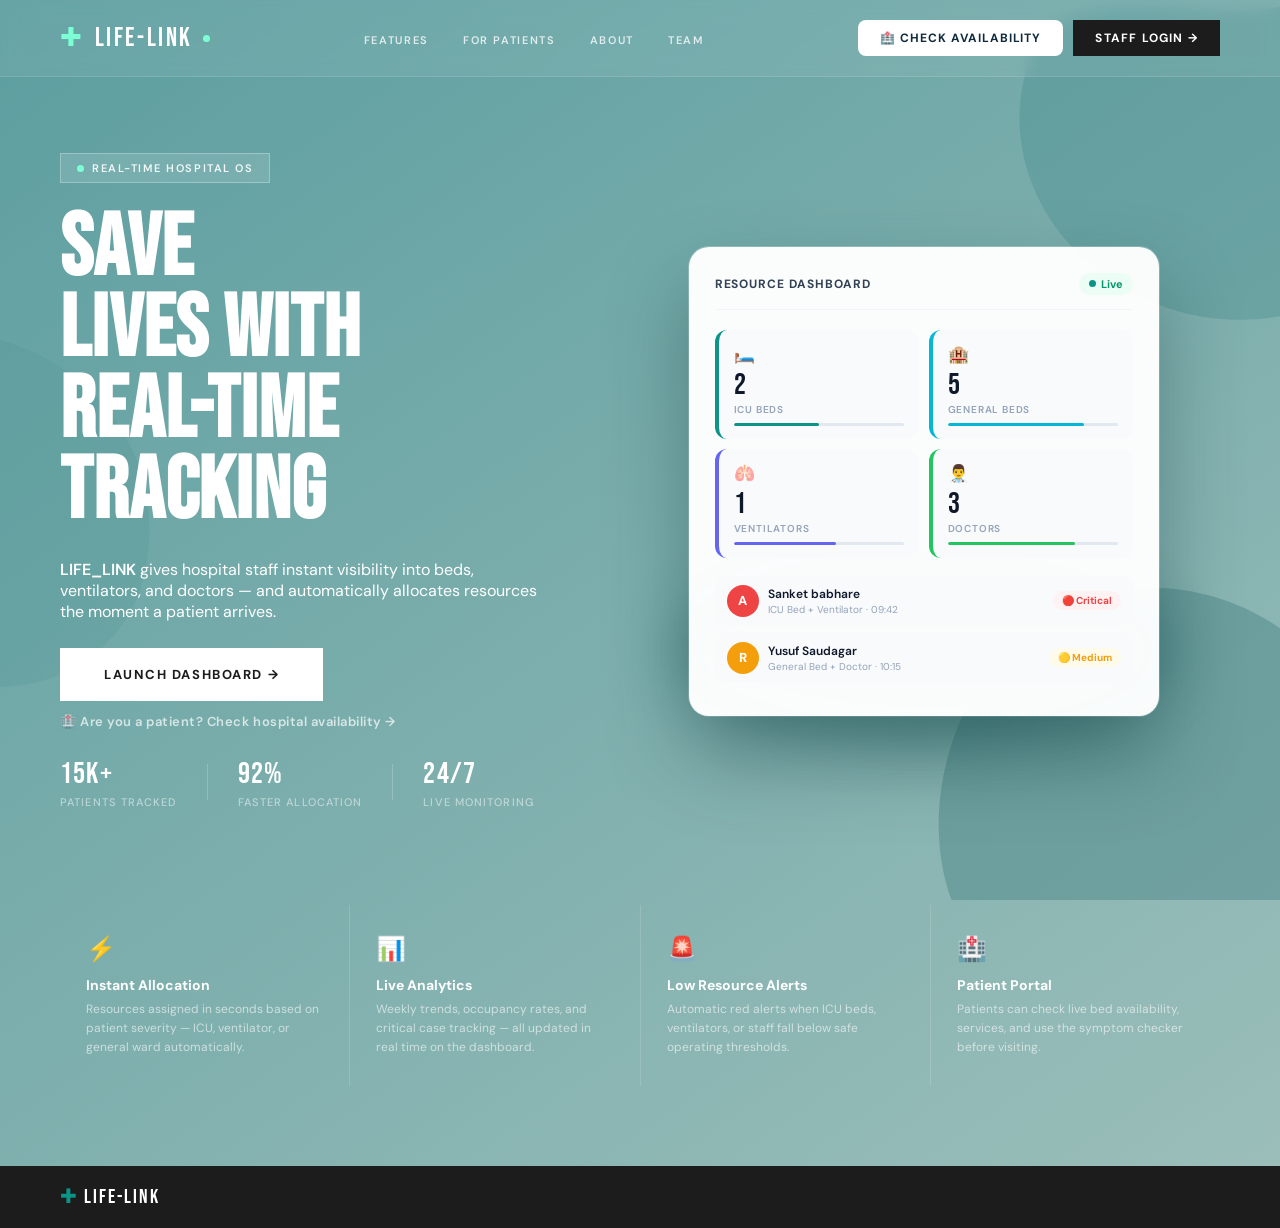
<file: index.html>
<!DOCTYPE html>
<html lang="en">
<head>
<meta charset="UTF-8"/>
<meta name="viewport" content="width=device-width, initial-scale=1.0"/>
<title>Life-link — Real-Time Hospital Resource Tracking</title>
<link rel="stylesheet" href="./style.css"/>
</head>
<body class="index-body" id="index-page">

<!-- BLOBS -->
<div class="blob-layer">
  <svg class="blob blob-1" viewBox="0 0 700 600" fill="none"><path d="M620 80C700 0,780 120,740 260C700 400,560 460,440 420C320 380,260 260,300 160C340 60,540 160,620 80Z" fill="#4d8f91"/></svg>
  <svg class="blob blob-2" viewBox="0 0 620 580" fill="none"><path d="M540 500C620 440,660 300,600 200C540 100,400 60,300 120C200 180,160 320,200 420C240 520,460 560,540 500Z" fill="#3a7a7c"/></svg>
  <svg class="blob blob-3" viewBox="0 0 500 500" fill="none"><path d="M80 200C0 120,40 0,160 20C280 40,360 140,340 260C320 380,180 420,100 360C20 300,160 280,80 200Z" fill="#4d8f91"/></svg>
</div>

<!-- SHARED MODAL -->
<div class="modal-overlay" id="sharedModal">
  <div class="modal-box">
    <div class="modal-icon" id="modalIcon">ℹ️</div>
    <div class="modal-title" id="modalTitle">Info</div>
    <div class="modal-msg" id="modalMsg"></div>
    <button class="modal-btn" onclick="closeModal()">Got it</button>
  </div>
</div>

<div class="page-wrap">

  <!-- NAV -->
  <nav class="nav-hero">
    <a class="nav-logo" href="./index.html"><span class="cross">✚</span> LIFE-LINK <span class="live-dot live-dot-white"></span></a>
    <ul class="nav-links">
      <li><a href="#features">Features</a></li>
      <li><a href="./patient.html">For Patients</a></li>
      <li><a href="#">About</a></li>
      <li><a href="#">Team</a></li>
    </ul>
    <div class="nav-actions">
      <button class="btn-nav-patient" onclick="window.location.href='./patient.html'">🏥 Check Availability</button>
      <button class="btn-nav-solid"   onclick="window.location.href='./login.html'">Staff Login →</button>
    </div>
  </nav>

  <!-- HERO -->
  <section class="hero">

    <!-- LEFT -->
    <div class="hero-left">
      <div class="hero-badge"><span class="live-dot live-dot-white"></span> Real-Time Hospital OS</div>

      <h1 class="hero-headline">
        <span class="word">SAVE</span>
        <span class="word">LIVES <span class="dim">WITH</span></span>
        <span class="word">REAL-TIME</span>
        <span class="word">TRACKING</span>
      </h1>

      <p class="hero-sub">
        <strong>LIFE_LINK</strong> gives hospital staff instant visibility into beds, ventilators, and doctors — and automatically allocates resources the moment a patient arrives.
      </p>

      <div class="hero-cta-group">
        <button class="btn-cta" onclick="window.location.href='./login.html'">Launch Dashboard →</button>
        <a class="hero-patient-link" href="./patient.html">🏥 Are you a patient? Check hospital availability →</a>
      </div>

      <div class="hero-stats">
        <div class="stat-item"><span class="stat-num">15K+</span><span class="stat-label">Patients Tracked</span></div>
        <div class="stat-div"></div>
        <div class="stat-item"><span class="stat-num">92%</span><span class="stat-label">Faster Allocation</span></div>
        <div class="stat-div"></div>
        <div class="stat-item"><span class="stat-num">24/7</span><span class="stat-label">Live Monitoring</span></div>
      </div>
    </div>

    <!-- RIGHT MOCKUP -->
    <div class="hero-right">
      <div class="pedestal">
        <div class="pedestal-glow"></div>
        <div class="dash-card">
          <div class="dc-header">
            <span class="dc-title">Resource Dashboard</span>
            <span class="dc-live"><span class="live-dot live-dot-green"></span> Live</span>
          </div>
          <div class="res-grid-mock">
            <div class="rc t"><div class="rc-icon">🛏️</div><div class="rc-num" id="n-icu">5</div><div class="rc-label">ICU Beds</div><div class="rc-bar"><div class="rc-fill" style="width:50%;background:#0D9488"></div></div></div>
            <div class="rc c"><div class="rc-icon">🏨</div><div class="rc-num" id="n-gen">10</div><div class="rc-label">General Beds</div><div class="rc-bar"><div class="rc-fill" style="width:80%;background:#06B6D4"></div></div></div>
            <div class="rc i"><div class="rc-icon">🫁</div><div class="rc-num" id="n-vent">3</div><div class="rc-label">Ventilators</div><div class="rc-bar"><div class="rc-fill" style="width:60%;background:#6366F1"></div></div></div>
            <div class="rc g"><div class="rc-icon">👨‍⚕️</div><div class="rc-num" id="n-doc">6</div><div class="rc-label">Doctors</div><div class="rc-bar"><div class="rc-fill" style="width:75%;background:#22C55E"></div></div></div>
          </div>
          <div class="pt-row">
            <div class="pt-info">
              <div class="pt-av" style="background:#EF4444">A</div>
              <div><div class="pt-name">Sanket babhare</div><div class="pt-sub">ICU Bed + Ventilator · 09:42</div></div>
            </div>
            <span class="sev-badge cr">🔴 Critical</span>
          </div>
          <div class="pt-row">
            <div class="pt-info">
              <div class="pt-av" style="background:#F59E0B">R</div>
              <div><div class="pt-name"> Yusuf Saudagar</div><div class="pt-sub">General Bed + Doctor · 10:15</div></div>
            </div>
            <span class="sev-badge me">🟡 Medium</span>
          </div>
        </div>
      </div>
    </div>
  </section>

  <!-- FEATURES STRIP -->
  <div class="features" id="features">
    <div class="feat"><div class="feat-icon">⚡</div><div class="feat-title">Instant Allocation</div><div class="feat-desc">Resources assigned in seconds based on patient severity — ICU, ventilator, or general ward automatically.</div></div>
    <div class="feat"><div class="feat-icon">📊</div><div class="feat-title">Live Analytics</div><div class="feat-desc">Weekly trends, occupancy rates, and critical case tracking — all updated in real time on the dashboard.</div></div>
    <div class="feat"><div class="feat-icon">🚨</div><div class="feat-title">Low Resource Alerts</div><div class="feat-desc">Automatic red alerts when ICU beds, ventilators, or staff fall below safe operating thresholds.</div></div>
    <div class="feat"><div class="feat-icon">🏥</div><div class="feat-title">Patient Portal</div><div class="feat-desc">Patients can check live bed availability, services, and use the symptom checker before visiting.</div></div>
  </div>

  <!-- FOOTER -->
  <footer>
    <div class="foot-logo"><span class="cross">✚</span> LIFE-LINK</div>
    <div class="foot-copy"></div>
  </footer>

</div>

<script src="./app.js"></script>
</body>
</html>
</file>
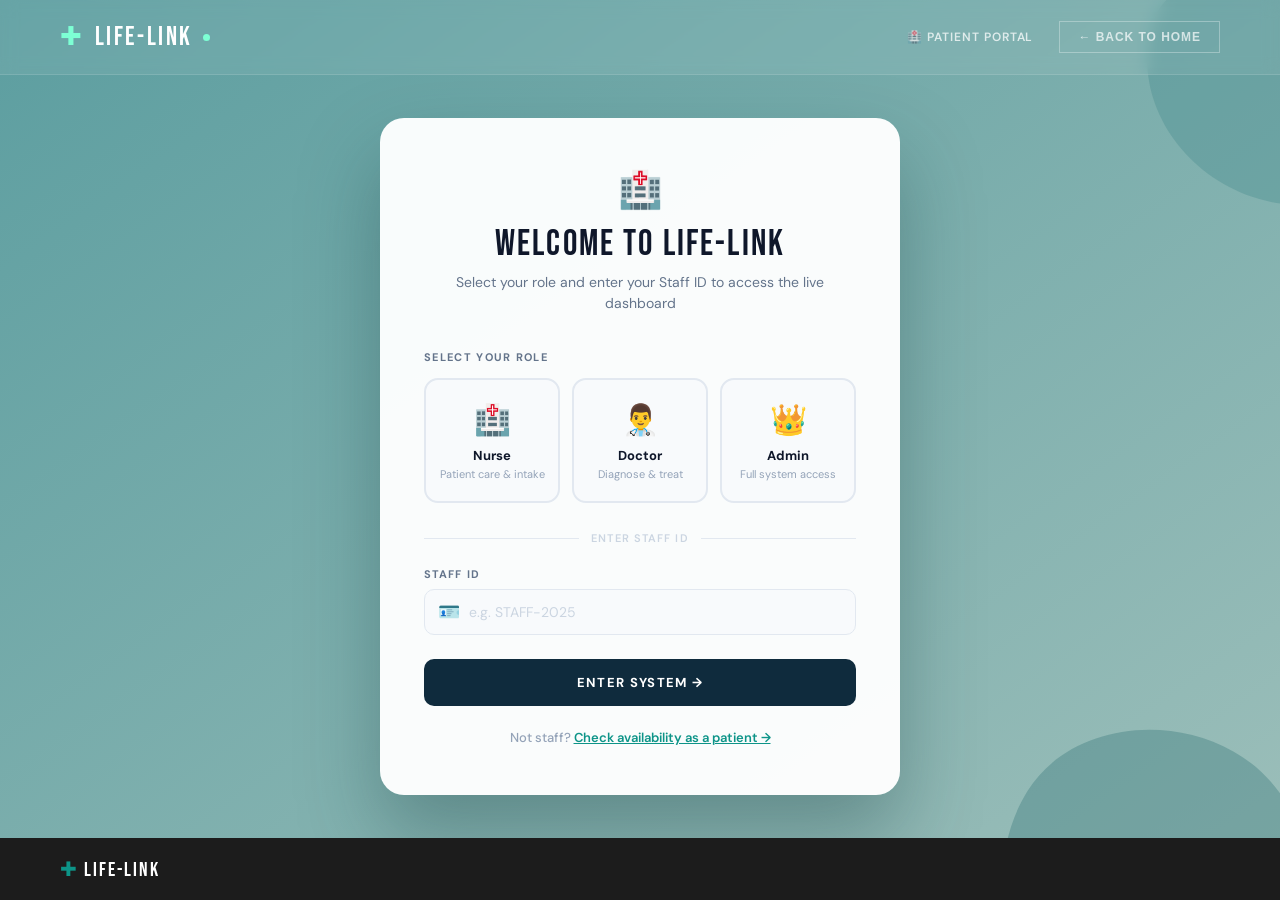
<file: login.html>
<!DOCTYPE html>
<html lang="en">
<head>
<meta charset="UTF-8"/>
<meta name="viewport" content="width=device-width, initial-scale=1.0"/>
<title>LIFE-LINK — Sign In</title>
<link rel="stylesheet" href="./style.css"/>
</head>
<body class="login-body" id="login-page">

<!-- BLOBS -->
<div class="blob-layer">
  <svg class="blob blob-1" viewBox="0 0 520 500" fill="none" style="width:420px"><path d="M460 60C540 0,600 100,570 220C540 340,420 400,320 370C220 340,160 240,190 150C220 60,380 120,460 60Z" fill="#4d8f91"/></svg>
  <svg class="blob blob-2" viewBox="0 0 480 460" fill="none" style="width:380px"><path d="M80 380C20 320,10 200,60 120C110 40,230 20,320 70C410 120,440 240,400 330C360 420,240 460,160 430C100 408,140 440,80 380Z" fill="#3a7a7c"/></svg>
</div>

<!-- SHARED MODAL -->
<div class="modal-overlay" id="sharedModal">
  <div class="modal-box">
    <div class="modal-icon" id="modalIcon">ℹ️</div>
    <div class="modal-title" id="modalTitle">Info</div>
    <div class="modal-msg" id="modalMsg"></div>
    <button class="modal-btn" onclick="closeModal()">Got it</button>
  </div>
</div>

<!-- NAV -->
<nav class="nav-hero">
  <a class="nav-logo" href="./index.html"><span class="cross">✚</span> LIFE-LINK <span class="live-dot live-dot-white"></span></a>
  <div class="nav-actions">
    <a href="./patient.html" style="font-size:12px;font-weight:600;color:rgba(255,255,255,0.75);text-decoration:none;letter-spacing:0.08em;text-transform:uppercase;padding:9px 16px;transition:color 0.2s" onmouseover="this.style.color='#fff'" onmouseout="this.style.color='rgba(255,255,255,0.75)'">🏥 Patient Portal</a>
    <button class="back-btn" onclick="window.location.href='./index.html'">← Back to Home</button>
  </div>
</nav>

<!-- MAIN -->
<div class="login-main">
  <div class="login-box">

    <div class="lb-header">
      <div class="lb-icon">🏥</div>
      <div class="lb-title">Welcome to LIFE-LINK</div>
      <div class="lb-sub">Select your role and enter your Staff ID to access the live dashboard</div>
    </div>

    <div class="role-label">Select Your Role</div>
    <div class="role-grid">
      <div class="role-card" onclick="selectRole('Nurse', this)">
        <span class="role-emoji">🏥</span>
        <div class="role-name">Nurse</div>
        <div class="role-desc">Patient care & intake</div>
      </div>
      <div class="role-card" onclick="selectRole('Doctor', this)">
        <span class="role-emoji">👨‍⚕️</span>
        <div class="role-name">Doctor</div>
        <div class="role-desc">Diagnose & treat</div>
      </div>
      <div class="role-card" onclick="selectRole('Admin', this)">
        <span class="role-emoji">👑</span>
        <div class="role-name">Admin</div>
        <div class="role-desc">Full system access</div>
      </div>
    </div>

    <div class="divider">
      <div class="divider-line"></div>
      <div class="divider-txt">Enter Staff ID</div>
      <div class="divider-line"></div>
    </div>

    <label class="form-label-dark">Staff ID</label>
    <div class="input-wrap">
      <span class="input-icon">🪪</span>
      <input class="form-input-lg" type="text" id="staffId" placeholder="e.g. STAFF-2025" maxlength="20"/>
    </div>

    <div class="error-msg" id="errorMsg">⚠️ Please select a role and enter your Staff ID to continue.</div>

    <button class="btn-enter" onclick="handleLogin()">Enter System →</button>

    <div style="text-align:center;margin-top:20px">
      <a href="./patient.html" style="font-size:13px;color:#94A3B8;text-decoration:none;font-weight:500">Not staff? <span style="color:#0D9488;font-weight:600;text-decoration:underline">Check availability as a patient →</span></a>
    </div>

  </div>
</div>

<!-- FOOTER -->
<footer>
  <div class="foot-logo"><span class="cross">✚</span> LIFE-LINK</div>
  <div class="foot-copy"></div>
</footer>

<script src="./app.js"></script>
</body>
</html>
</file>
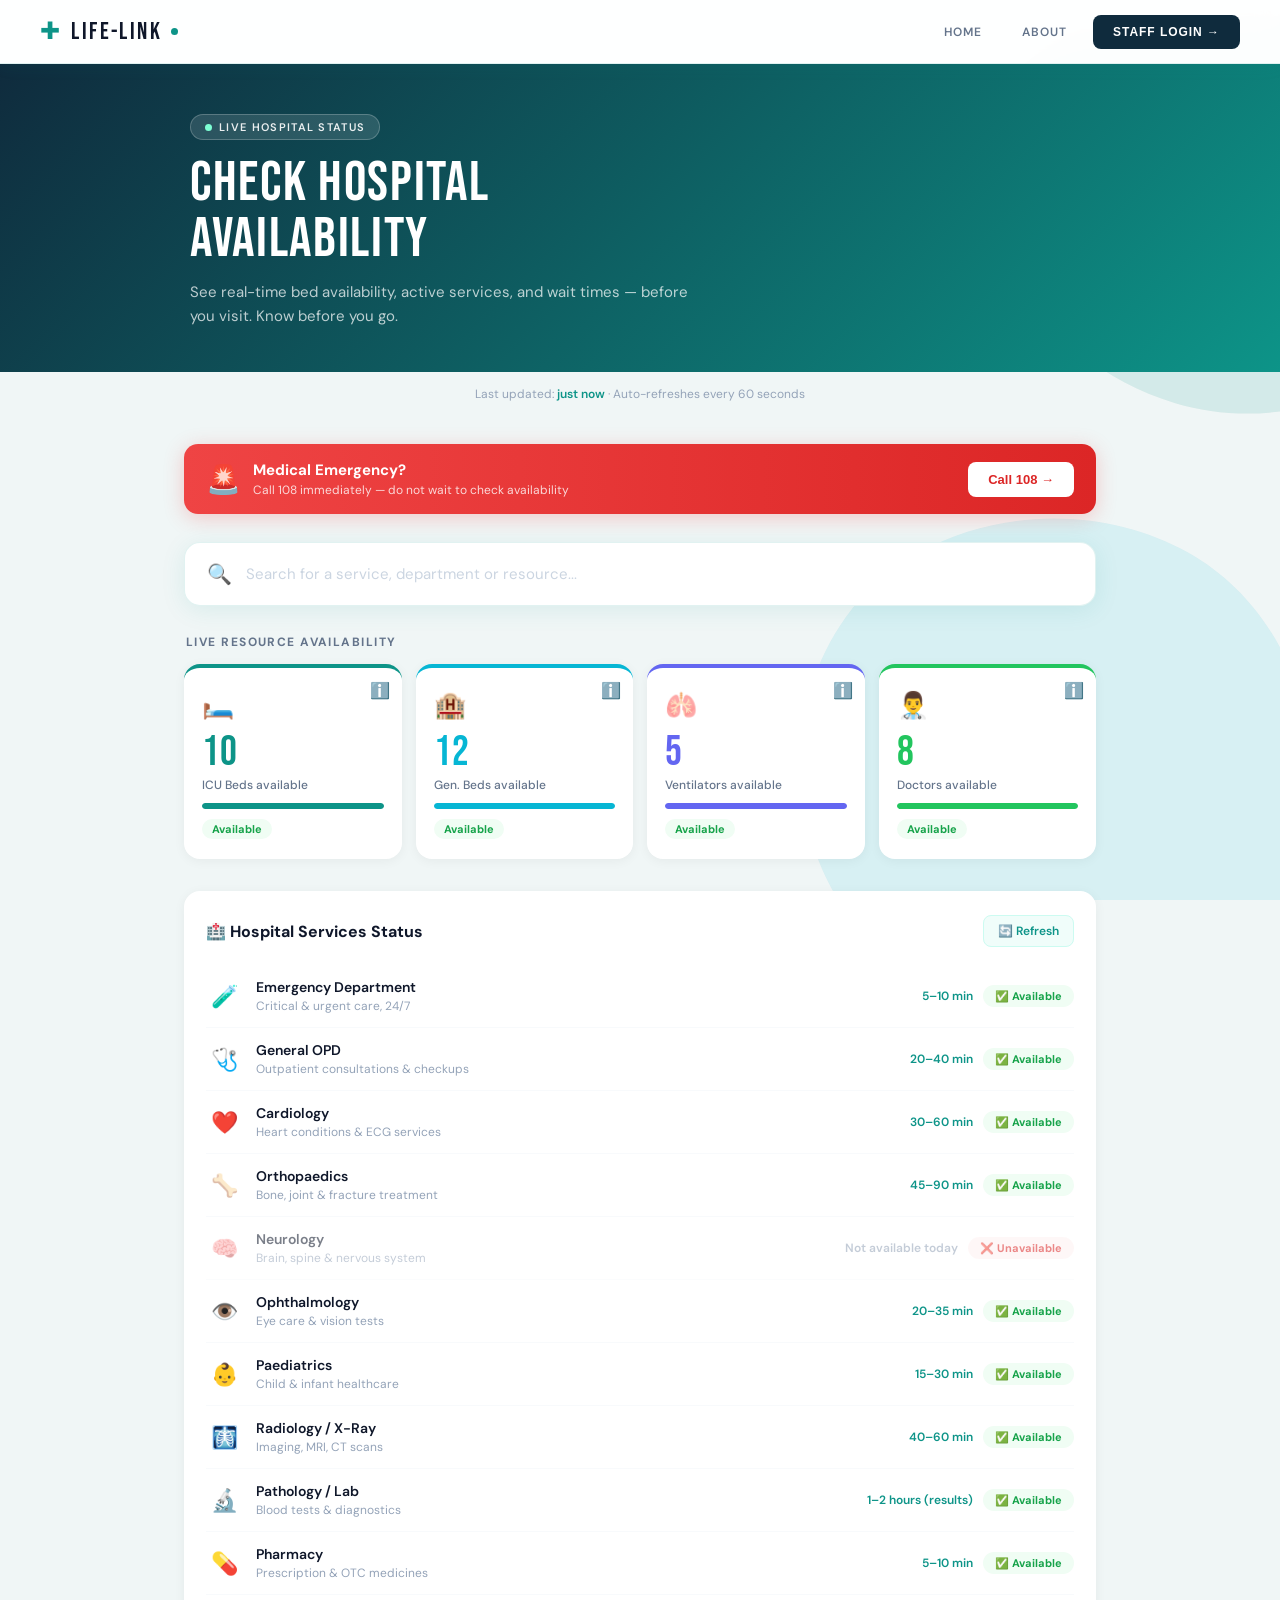
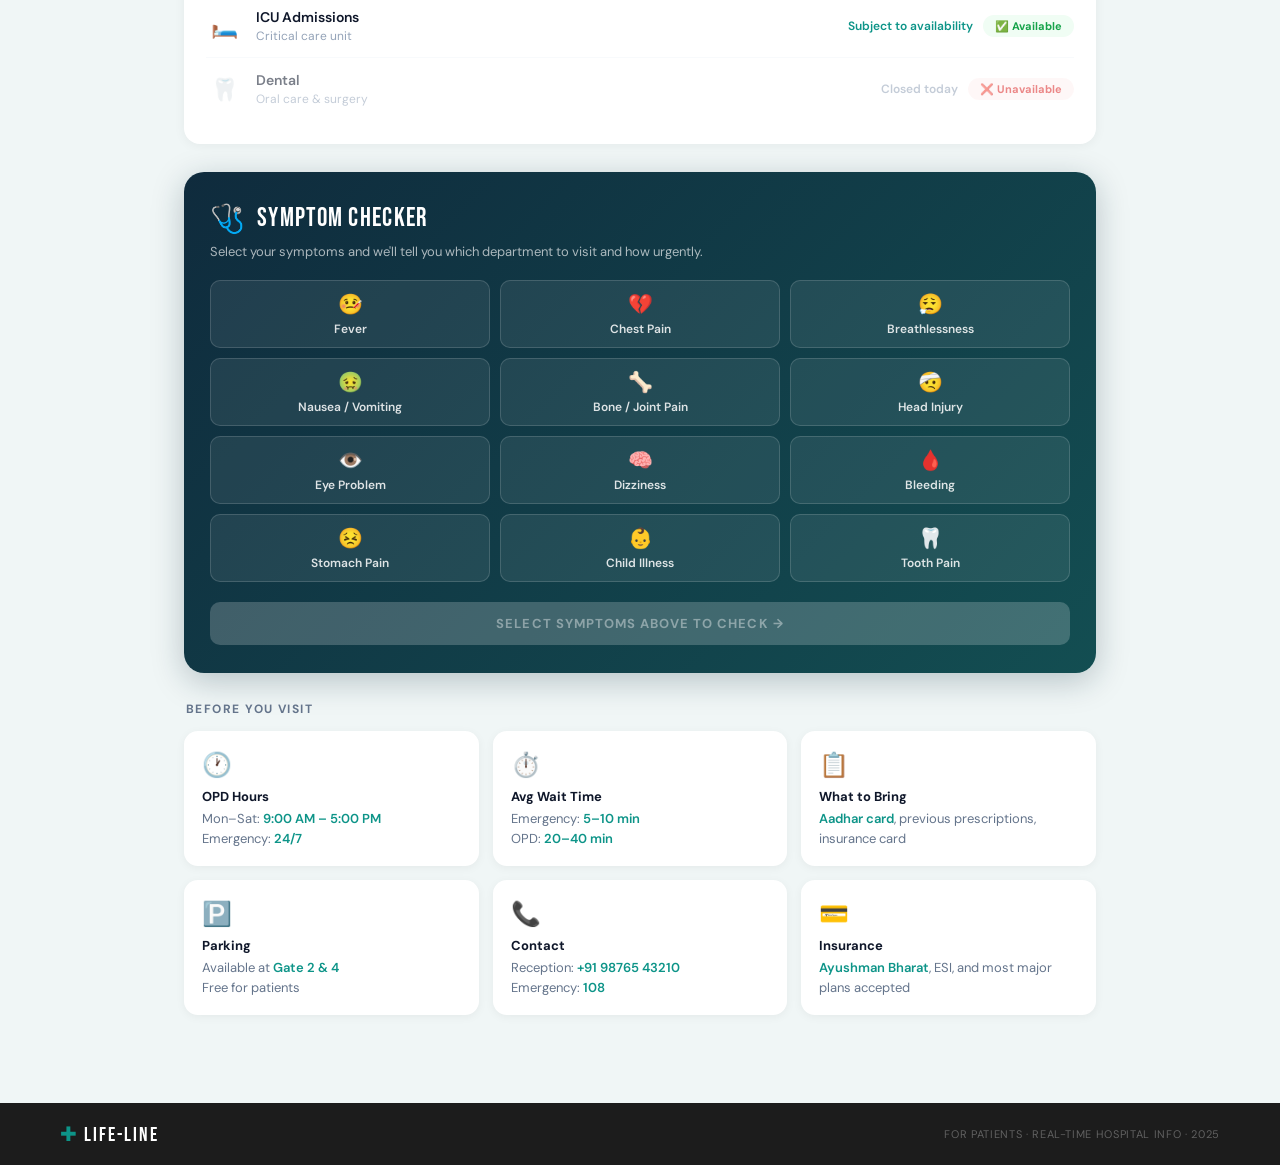
<file: patient.html>
<!DOCTYPE html>
<html lang="en">
<head>
<meta charset="UTF-8"/>
<meta name="viewport" content="width=device-width, initial-scale=1.0"/>
<title>LIFE-LINK — Check Hospital Availability</title>
<link rel="stylesheet" href="./style.css"/>
<style>
  /* Extra grid breakpoint for patient resource cards */
  @media (min-width: 640px) { .res-avail-grid { grid-template-columns: repeat(4,1fr); } }
  @media (min-width: 500px) { .symptom-grid   { grid-template-columns: repeat(3,1fr); } }
  @media (min-width: 640px) { .visit-grid     { grid-template-columns: repeat(3,1fr); } }
</style>
</head>
<body class="patient-body" id="patient-page">

<!-- BLOBS (subtle, light) -->
<div class="blob-layer">
  <svg class="blob blob-1" viewBox="0 0 500 500" fill="none" style="opacity:0.12"><path d="M460 60C540 0,600 100,570 220C540 340,420 400,320 370C220 340,160 240,190 150C220 60,380 120,460 60Z" fill="#0D9488"/></svg>
  <svg class="blob blob-2" viewBox="0 0 420 420" fill="none" style="opacity:0.1"><path d="M80 340C20 280,10 180,60 110C110 40,220 20,300 65C380 110,410 220,370 310C330 400,200 430,130 400C80 378,140 400,80 340Z" fill="#06B6D4"/></svg>
</div>

<!-- SHARED MODAL -->
<div class="modal-overlay" id="sharedModal">
  <div class="modal-box">
    <div class="modal-icon" id="modalIcon">ℹ️</div>
    <div class="modal-title" id="modalTitle">Info</div>
    <div class="modal-msg" id="modalMsg"></div>
    <button class="modal-btn" onclick="closeModal()">Got it</button>
  </div>
</div>

<!-- NAV -->
<nav class="nav-patient">
  <a class="nav-patient-logo" href="./index.html"><span class="cross">✚</span> LIFE-LINK <span class="live-dot live-dot-green"></span></a>
  <div class="nav-patient-right">
    <a class="nav-link-dark" href="./index.html">Home</a>
    <a class="nav-link-dark" href="#">About</a>
    <button class="btn-staff" onclick="window.location.href='./login.html'">Staff Login →</button>
  </div>
</nav>

<!-- HERO STRIP -->
<div class="hero-strip">
  <div class="hs-inner">
    <div class="hs-badge"><span class="live-dot live-dot-white"></span> Live Hospital Status</div>
    <div class="hs-title">CHECK HOSPITAL<br>AVAILABILITY</div>
    <div class="hs-sub">See real-time bed availability, active services, and wait times — before you visit. Know before you go.</div>
  </div>
</div>
<div class="last-updated">Last updated: <span id="lastUpdated">just now</span> · Auto-refreshes every 60 seconds</div>

<!-- MAIN -->
<div class="patient-main">

  <!-- EMERGENCY BANNER -->
  <div class="emergency-banner">
    <div class="eb-left">
      <div class="eb-icon">🚨</div>
      <div>
        <div class="eb-title">Medical Emergency?</div>
        <div class="eb-sub">Call 108 immediately — do not wait to check availability</div>
      </div>
    </div>
    <button class="eb-btn" onclick="showModal('🚨','Emergency: Call 108','If you or someone else is experiencing a life-threatening emergency — chest pain, difficulty breathing, stroke symptoms, or severe injury — call 108 immediately. Do not drive yourself.')">Call 108 →</button>
  </div>

  <!-- SEARCH -->
  <div class="search-bar">
    <span class="search-icon">🔍</span>
    <input class="search-input" id="serviceSearch" type="text" placeholder="Search for a service, department or resource..." oninput="filterServices()"/>
    <span class="search-tag" id="searchTag" style="display:none">Showing results</span>
  </div>

  <!-- RESOURCE AVAILABILITY -->
  <div class="section-title">Live Resource Availability</div>
  <div class="res-avail-grid" id="resAvailGrid">
    <!-- rendered by JS -->
  </div>

  <!-- SERVICES TABLE -->
  <div class="services-card">
    <div class="services-header">
      <div class="services-title">🏥 Hospital Services Status</div>
      <button class="refresh-btn" id="refreshBtn" onclick="simulateRefresh()">
        <span class="spin-icon">🔄</span>
        <span class="label-txt">🔄 Refresh</span>
      </button>
    </div>
    <div id="servicesTable"><!-- rendered by JS --></div>
  </div>

  <!-- SYMPTOM CHECKER -->
  <div class="symptom-card">
    <div class="sc-header">
      <span style="font-size:28px">🩺</span>
      <div class="sc-title">Symptom Checker</div>
    </div>
    <div class="sc-sub">Select your symptoms and we'll tell you which department to visit and how urgently.</div>
    <div class="symptom-grid" id="symptomGrid"><!-- rendered by JS --></div>
    <button class="btn-check" id="checkBtn" onclick="checkSymptoms()" disabled>Select symptoms above to check →</button>
    <div id="recommendation" class="recommendation" style="display:none"></div>
  </div>

  <!-- BEFORE YOU VISIT -->
  <div class="section-title">Before You Visit</div>
  <div class="visit-grid">
    <div class="visit-card"><div class="vc-icon">🕐</div><div class="vc-title">OPD Hours</div><div class="vc-val">Mon–Sat: <span class="highlight">9:00 AM – 5:00 PM</span><br>Emergency: <span class="highlight">24/7</span></div></div>
    <div class="visit-card"><div class="vc-icon">⏱️</div><div class="vc-title">Avg Wait Time</div><div class="vc-val">Emergency: <span class="highlight">5–10 min</span><br>OPD: <span class="highlight">20–40 min</span></div></div>
    <div class="visit-card"><div class="vc-icon">📋</div><div class="vc-title">What to Bring</div><div class="vc-val"><span class="highlight">Aadhar card</span>, previous prescriptions, insurance card</div></div>
    <div class="visit-card"><div class="vc-icon">🅿️</div><div class="vc-title">Parking</div><div class="vc-val">Available at <span class="highlight">Gate 2 & 4</span><br>Free for patients</div></div>
    <div class="visit-card"><div class="vc-icon">📞</div><div class="vc-title">Contact</div><div class="vc-val">Reception: <span class="highlight">+91 98765 43210</span><br>Emergency: <span class="highlight">108</span></div></div>
    <div class="visit-card"><div class="vc-icon">💳</div><div class="vc-title">Insurance</div><div class="vc-val"><span class="highlight">Ayushman Bharat</span>, ESI, and most major plans accepted</div></div>
  </div>

</div>

<!-- FOOTER -->
<footer>
  <div class="foot-logo"><span class="cross">✚</span> LIFE-LINE</div>
  <div class="foot-copy">FOR PATIENTS · REAL-TIME HOSPITAL INFO · 2025</div>
</footer>

<script src="./app.js"></script>
</body>
</html>
</file>
<file: style.css>
@import url('https://fonts.googleapis.com/css2?family=Bebas+Neue&family=DM+Sans:wght@300;400;500;600;700&display=swap');

/* ── RESET & VARIABLES ─────────────────────────────────────── */
*, *::before, *::after { margin: 0; padding: 0; box-sizing: border-box; }

 :root {
  --teal:     #0D9488;
  --teal-dk:  #0a7a71;
  --cyan:     #06B6D4;
  --indigo:   #6366F1;
  --green:    #22C55E;
  --red:      #EF4444;
  --amber:    #F59E0B;
  --navy:     #0F2B3D;
  --charcoal: #1c1c1c;
  --bg:       #F0F4F8;
  --bg-teal:  #F0F6F6;
  --white:    #ffffff;
  --dark:     #0F172A;
  --muted:    #64748B;
  --border:   #E2E8F0;
  --light:    #F8FAFC;
  --grad-bg:  linear-gradient(145deg, #5c9ea0 0%, #9dbfba 100%);
  --font-display: 'Bebas Neue', sans-serif;
  --font-ui:      'DM Sans', sans-serif;
}

html  { scroll-behavior: smooth; }
body  { font-family: var(--font-ui); color: var(--dark); }

/* ── KEYFRAMES ─────────────────────────────────────────────── */
@keyframes blink     { 0%,100%{opacity:1} 50%{opacity:0.15} }
@keyframes fadeUp    { from{opacity:0;transform:translateY(24px)} to{opacity:1;transform:translateY(0)} }
@keyframes slideIn   { from{opacity:0;transform:translateY(-14px)} to{opacity:1;transform:translateY(0)} }
@keyframes slideRight{ from{opacity:0;transform:translateX(60px)} to{opacity:1;transform:translateX(0)} }
@keyframes pulse     { 0%,100%{transform:scale(1)} 50%{transform:scale(1.05)} }
@keyframes spin      { to{transform:rotate(360deg)} }
@keyframes pulseRed  { 0%,100%{box-shadow:0 0 0 0 rgba(239,68,68,0.4)} 50%{box-shadow:0 0 0 10px rgba(239,68,68,0)} }
@keyframes morphB1   { 0%{transform:scale(1) translate(0,0) rotate(0deg)} 50%{transform:scale(1.08) translate(-28px,18px) rotate(6deg)} 100%{transform:scale(0.95) translate(18px,-14px) rotate(-4deg)} }
@keyframes morphB2   { 0%{transform:scale(1) translate(0,0) rotate(0deg)} 50%{transform:scale(1.1) translate(22px,-28px) rotate(-5deg)} 100%{transform:scale(0.93) translate(-18px,18px) rotate(8deg)} }
@keyframes morphB3   { 0%{transform:scale(1) translate(0,0)} 100%{transform:scale(1.12) translate(36px,-18px)} }

/* ── BLOB LAYER ─────────────────────────────────────────────── */
.blob-layer { position: fixed; inset: 0; pointer-events: none; z-index: 0; overflow: hidden; }
.blob { position: absolute; }
.blob-1 { top: -100px; right: -140px; width: 680px; opacity: 0.4; animation: morphB1 9s ease-in-out infinite alternate; }
.blob-2 { bottom: -160px; right: -80px; width: 600px; opacity: 0.38; animation: morphB2 11s ease-in-out infinite alternate; }
.blob-3 { top: 35%; left: -180px; width: 480px; opacity: 0.2; animation: morphB3 13s ease-in-out infinite alternate; }

/* ── LIVE DOT ───────────────────────────────────────────────── */
.live-dot { display: inline-block; width: 7px; height: 7px; border-radius: 50%; animation: blink 1.4s infinite; }
.live-dot-teal  { background: #2DD4BF; }
.live-dot-white { background: #7dffd4; }
.live-dot-green { background: #0D9488; }

/* ══════════════════════════════════════════════════════════════
   SHARED NAV (Landing + Login + Patient)
══════════════════════════════════════════════════════════════ */
.nav-hero {
  display: flex; align-items: center; justify-content: space-between;
  padding: 20px 60px;
  background: rgba(255,255,255,0.07);
  backdrop-filter: blur(8px);
  border-bottom: 1px solid rgba(255,255,255,0.12);
  position: sticky; top: 0; z-index: 100;
}
.nav-logo {
  font-family: var(--font-display); font-size: 26px; letter-spacing: 0.1em;
  color: #fff; display: flex; align-items: center; gap: 10px;
  cursor: pointer; text-decoration: none;
}
.nav-logo .cross { color: #7dffd4; }
.nav-links { display: flex; gap: 34px; list-style: none; }
.nav-links a {
  font-size: 11px; font-weight: 600; letter-spacing: 0.15em; text-transform: uppercase;
  color: rgba(255,255,255,0.78); text-decoration: none;
  position: relative; padding-bottom: 3px; transition: color 0.2s;
}
.nav-links a::after { content:''; position:absolute; bottom:0; left:0; width:0; height:1px; background:#fff; transition:width 0.25s ease; }
.nav-links a:hover { color: #fff; }
.nav-links a:hover::after { width: 100%; }
.nav-actions { display: flex; gap: 10px; align-items: center; }

/* ── BUTTON STYLES ─────────────────────────────────────────── */
.btn-ghost {
  font-family: var(--font-ui); font-size: 12px; font-weight: 600;
  letter-spacing: 0.08em; text-transform: uppercase;
  color: rgba(255,255,255,0.85); background: transparent;
  border: 1.5px solid rgba(255,255,255,0.38);
  padding: 9px 20px; cursor: pointer; border-radius: 0; transition: all 0.2s;
}
.btn-ghost:hover { background: rgba(255,255,255,0.12); border-color: #fff; color: #fff; }

.btn-nav-solid {
  font-family: var(--font-ui); font-size: 12px; font-weight: 700;
  letter-spacing: 0.1em; text-transform: uppercase;
  color: #fff; background: var(--charcoal);
  border: none; padding: 10px 22px; cursor: pointer; border-radius: 0; transition: all 0.2s;
}
.btn-nav-solid:hover { background: #2a2a2a; transform: translateY(-1px); }

.btn-nav-patient {
  font-family: var(--font-ui); font-size: 12px; font-weight: 700;
  letter-spacing: 0.08em; text-transform: uppercase;
  color: var(--navy); background: #fff;
  border: none; padding: 10px 22px; cursor: pointer; border-radius: 8px; transition: all 0.2s;
}
.btn-nav-patient:hover { background: #e0faf7; transform: translateY(-1px); }

.btn-cta {
  font-family: var(--font-ui); font-size: 13px; font-weight: 700;
  letter-spacing: 0.12em; text-transform: uppercase;
  color: var(--charcoal); background: var(--white); border: none;
  padding: 18px 44px; border-radius: 0; cursor: pointer;
  width: fit-content; transition: background 0.22s, color 0.22s, transform 0.15s;
}
.btn-cta:hover { background: var(--charcoal); color: var(--white); transform: translateY(-2px); }

.btn-cta-outline {
  font-family: var(--font-ui); font-size: 13px; font-weight: 600;
  letter-spacing: 0.08em; text-transform: uppercase;
  color: rgba(255,255,255,0.85); background: transparent;
  border: 1.5px solid rgba(255,255,255,0.45);
  padding: 13px 32px; border-radius: 0; cursor: pointer;
  width: fit-content; transition: all 0.22s; margin-top: 4px;
}
.btn-cta-outline:hover { background: rgba(255,255,255,0.12); border-color: #fff; color: #fff; }

/* ══════════════════════════════════════════════════════════════
   INDEX PAGE
══════════════════════════════════════════════════════════════ */
.index-body {
  background: var(--grad-bg);
  min-height: 100vh; overflow-x: hidden; color: #fff;
}
.page-wrap { position: relative; z-index: 1; min-height: 100vh; display: flex; flex-direction: column; }

/* HERO */
.hero {
  flex: 1; display: grid; grid-template-columns: 42% 58%;
  align-items: center; padding: 50px 60px 70px; gap: 40px;
  min-height: calc(100vh - 72px);
}
.hero-left  { display: flex; flex-direction: column; gap: 26px; }
.hero-right {
  display: flex; align-items: center; justify-content: center;
  opacity: 0; transform: translateX(60px);
  animation: slideRight 0.85s cubic-bezier(0.16,1,0.3,1) forwards; animation-delay: 0.5s;
}

.hero-badge {
  display: inline-flex; align-items: center; gap: 8px;
  background: rgba(255,255,255,0.13); border: 1px solid rgba(255,255,255,0.28);
  backdrop-filter: blur(4px); padding: 7px 16px; width: fit-content;
  font-size: 11px; font-weight: 600; letter-spacing: 0.14em; text-transform: uppercase;
  color: rgba(255,255,255,0.9);
  opacity: 0; animation: fadeUp 0.6s ease forwards; animation-delay: 0.1s;
}
.hero-headline {
  font-family: var(--font-display); font-size: clamp(60px, 6.8vw, 90px);
  line-height: 0.93; letter-spacing: 0.01em; color: #fff; text-transform: uppercase;
}
.hero-headline .word {
  display: block; opacity: 0; transform: translateY(38px);
  animation: fadeUp 0.65s cubic-bezier(0.16,1,0.3,1) forwards;
}
.hero-headline .word:nth-child(1){animation-delay:0.25s}
.hero-headline .word:nth-child(2){animation-delay:0.4s}
.hero-headline .word:nth-child(3){animation-delay:0.55s}
.hero-headline .word:nth-child(4){animation-delay:0.7s}
.hero-headline .dim { color: #ffffff};

.hero-sub {
  font-size: 17px; font-weight: 400; line-height: 1.65;
  color: rgba(255,255,255,0.78); max-width: 380px;
  opacity: 0; animation: fadeUp 0.6s ease forwards; animation-delay: 0.85s;
}
.hero-sub strong { color: #fff; font-weight: 600; }

.hero-cta-group {
  display: flex; flex-direction: column; gap: 12px;
  opacity: 0; animation: fadeUp 0.6s ease forwards; animation-delay: 1.0s;
}
.hero-patient-link {
  font-size: 13px; font-weight: 600; color: rgba(255,255,255,0.7);
  text-decoration: none; letter-spacing: 0.04em; transition: color 0.2s;
  display: inline-flex; align-items: center; gap: 6px;
}
.hero-patient-link:hover { color: #fff; }

.hero-stats {
  display: flex; gap: 30px; align-items: center;
  opacity: 0; animation: fadeUp 0.6s ease forwards; animation-delay: 1.2s;
}
.stat-item  { display: flex; flex-direction: column; gap: 3px; }
.stat-num   { font-family: var(--font-display); font-size: 30px; color: #fff; letter-spacing: 0.04em; }
.stat-label { font-size: 11px; font-weight: 500; letter-spacing: 0.1em; text-transform: uppercase; color: rgba(255,255,255,0.5); }
.stat-div   { width: 1px; height: 36px; background: rgba(255,255,255,0.2); }

/* MOCKUP CARD */
.pedestal   { position: relative; display: flex; align-items: center; justify-content: center; }
.pedestal-glow {
  position: absolute; bottom: -24px; left: 50%; transform: translateX(-50%);
  width: 500px; height: 180px; background: rgba(45,110,112,0.5);
  border-radius: 50%; filter: blur(30px); z-index: 0;
}
.dash-card {
  position: relative; z-index: 1; background: rgba(255,255,255,0.97);
  border-radius: 20px; padding: 26px; width: 470px; color: var(--dark);
  box-shadow: 0 40px 80px rgba(20,60,62,0.4), 0 0 0 1px rgba(255,255,255,0.25);
}
.dc-header { display: flex; align-items: center; justify-content: space-between; margin-bottom: 20px; padding-bottom: 14px; border-bottom: 1px solid #F1F5F9; }
.dc-title  { font-size: 12px; font-weight: 700; text-transform: uppercase; letter-spacing: 0.08em; color: #334155; }
.dc-live   { display: flex; align-items: center; gap: 5px; background: #ECFDF5; color: #059669; font-size: 11px; font-weight: 700; padding: 4px 10px; border-radius: 99px; }
.res-grid-mock { display: grid; grid-template-columns: 1fr 1fr; gap: 10px; margin-bottom: 18px; }
.rc { background: #F8FAFC; border-radius: 12px; padding: 13px 15px; border-left: 4px solid; }
.rc.t{border-color:#0D9488} .rc.c{border-color:#06B6D4} .rc.i{border-color:#6366F1} .rc.g{border-color:#22C55E}
.rc-icon  { font-size: 17px; margin-bottom: 5px; }
.rc-num   { font-family: var(--font-display); font-size: 30px; color: var(--dark); line-height: 1; letter-spacing: 0.03em; }
.rc-label { font-size: 10px; font-weight: 600; color: #94A3B8; margin-top: 3px; text-transform: uppercase; letter-spacing: 0.08em; }
.rc-bar   { margin-top: 7px; height: 3px; background: #E2E8F0; border-radius: 99px; overflow: hidden; }
.rc-fill  { height: 100%; border-radius: 99px; }
.pt-row   { display: flex; align-items: center; justify-content: space-between; padding: 9px 12px; background: #F8FAFC; border-radius: 10px; margin-bottom: 7px; }
.pt-info  { display: flex; align-items: center; gap: 9px; }
.pt-av    { width: 32px; height: 32px; border-radius: 50%; display: flex; align-items: center; justify-content: center; font-size: 13px; font-weight: 800; color: #fff; }
.pt-name  { font-size: 12px; font-weight: 600; color: var(--dark); }
.pt-sub   { font-size: 10px; color: #94A3B8; margin-top: 1px; }
.sev-badge    { font-size: 10px; font-weight: 700; padding: 3px 9px; border-radius: 99px; }
.sev-badge.cr { background: #FEF2F2; color: #EF4444; }
.sev-badge.me { background: #FFFBEB; color: #F59E0B; }

/* FEATURES STRIP */
.features { display: flex; padding: 0 60px 80px; position: relative; z-index: 1; }
.feat {
  flex: 1; padding: 28px 26px; border-left: 1px solid rgba(255,255,255,0.15);
  opacity: 0; transform: translateY(28px); transition: opacity 0.6s ease, transform 0.6s ease;
}
.feat:first-child { border-left: none; }
.feat.vis   { opacity: 1; transform: translateY(0); }
.feat-icon  { font-size: 24px; margin-bottom: 12px; }
.feat-title { font-size: 14px; font-weight: 700; margin-bottom: 6px; color: #fff; }
.feat-desc  { font-size: 12px; line-height: 1.6; color: rgba(255,255,255,0.6); }

/* ══════════════════════════════════════════════════════════════
   LOGIN PAGE
══════════════════════════════════════════════════════════════ */
.login-body { background: var(--grad-bg); min-height: 100vh; display: flex; flex-direction: column; overflow: hidden; color: #fff; }
.login-main { flex: 1; display: flex; align-items: center; justify-content: center; position: relative; z-index: 1; padding: 40px 20px; }
.login-box {
  background: rgba(255,255,255,0.96); border-radius: 24px; padding: 48px 44px;
  width: 100%; max-width: 520px; color: var(--dark);
  box-shadow: 0 40px 80px rgba(20,60,62,0.35);
  animation: slideIn 0.5s cubic-bezier(0.16,1,0.3,1) forwards;
}
.lb-header   { text-align: center; margin-bottom: 36px; }
.lb-icon     { font-size: 36px; margin-bottom: 10px; }
.lb-title    { font-family: var(--font-display); font-size: 36px; letter-spacing: 0.06em; color: var(--dark); margin-bottom: 6px; }
.lb-sub      { font-size: 14px; color: var(--muted); line-height: 1.5; }
.role-label  { font-size: 11px; font-weight: 700; text-transform: uppercase; letter-spacing: 0.12em; color: var(--muted); margin-bottom: 14px; }
.role-grid   { display: grid; grid-template-columns: repeat(3,1fr); gap: 12px; margin-bottom: 28px; }
.role-card   {
  border: 2px solid var(--border); border-radius: 14px; padding: 20px 12px;
  text-align: center; cursor: pointer; transition: all 0.22s; background: var(--light);
}
.role-card:hover     { border-color: var(--teal); background: #F0FDFA; transform: translateY(-2px); }
.role-card.selected  { border-color: var(--teal); background: #CCFBF1; box-shadow: 0 0 0 4px rgba(13,148,136,0.12); }
.role-emoji          { font-size: 30px; margin-bottom: 8px; display: block; }
.role-name           { font-size: 13px; font-weight: 700; color: var(--dark); }
.role-desc           { font-size: 11px; color: #94A3B8; margin-top: 3px; }
.role-card.selected .role-name { color: var(--teal); }
.divider     { display: flex; align-items: center; gap: 12px; margin-bottom: 22px; }
.divider-line{ flex: 1; height: 1px; background: var(--border); }
.divider-txt { font-size: 11px; font-weight: 600; letter-spacing: 0.1em; text-transform: uppercase; color: #CBD5E1; }
.form-label-dark { font-size: 11px; font-weight: 700; text-transform: uppercase; letter-spacing: 0.1em; color: var(--muted); display: block; margin-bottom: 8px; }
.input-wrap  { position: relative; margin-bottom: 24px; }
.input-icon  { position: absolute; left: 14px; top: 50%; transform: translateY(-50%); font-size: 18px; }
.form-input-lg {
  width: 100%; padding: 13px 16px 13px 44px;
  border: 1.5px solid var(--border); border-radius: 10px;
  font-family: var(--font-ui); font-size: 14px; color: var(--dark);
  background: var(--light); outline: none; transition: border 0.2s;
}
.form-input-lg:focus { border-color: var(--teal); background: #fff; }
.form-input-lg::placeholder { color: #CBD5E1; }
.error-msg { font-size: 12px; color: var(--red); background: #FEF2F2; border: 1px solid #FECACA; border-radius: 8px; padding: 10px 14px; margin-bottom: 18px; display: none; }
.error-msg.show { display: block; }
.btn-enter {
  width: 100%; padding: 15px; background: var(--navy); color: #fff; border: none;
  border-radius: 10px; font-family: var(--font-ui); font-size: 13px; font-weight: 700;
  letter-spacing: 0.1em; text-transform: uppercase; cursor: pointer; transition: all 0.2s;
}
.btn-enter:hover { background: #1a3d52; transform: translateY(-1px); }
.back-btn {
  font-size: 12px; font-weight: 600; letter-spacing: 0.08em; text-transform: uppercase;
  color: rgba(255,255,255,0.7); background: transparent;
  border: 1.5px solid rgba(255,255,255,0.3); padding: 8px 18px; cursor: pointer; border-radius: 0; transition: all 0.2s;
}
.back-btn:hover { color: #fff; border-color: #fff; background: rgba(255,255,255,0.08); }

/* ══════════════════════════════════════════════════════════════
   DASHBOARD PAGE
══════════════════════════════════════════════════════════════ */
.dashboard-body { background: var(--bg); min-height: 100vh; }

/* TOPBAR */
.topbar {
  background: var(--navy); height: 62px; display: flex; align-items: center;
  justify-content: space-between; padding: 0 28px; position: sticky; top: 0; z-index: 200;
  box-shadow: 0 2px 16px rgba(0,0,0,0.25);
}
.tb-logo  { font-family: var(--font-display); font-size: 22px; letter-spacing: 0.1em; color: #fff; display: flex; align-items: center; gap: 8px; cursor: pointer; }
.tb-logo span { color: #2DD4BF; }
.live-chip { display: flex; align-items: center; gap: 5px; background: rgba(45,212,191,0.15); border: 1px solid rgba(45,212,191,0.3); color: #2DD4BF; font-size: 10px; font-weight: 700; letter-spacing: 0.1em; padding: 4px 10px; border-radius: 99px; }
.tb-tabs  { display: flex; gap: 2px; }
.tb-tab   { background: transparent; color: rgba(255,255,255,0.5); border: none; padding: 8px 18px; font-size: 12px; font-weight: 600; letter-spacing: 0.06em; text-transform: uppercase; cursor: pointer; border-radius: 8px; transition: all 0.2s; }
.tb-tab.active           { background: var(--teal); color: #fff; }
.tb-tab:hover:not(.active){ background: rgba(255,255,255,0.08); color: rgba(255,255,255,0.85); }
.tb-right { display: flex; align-items: center; gap: 14px; }
.tb-time  { color: #94A3B8; font-size: 13px; font-variant-numeric: tabular-nums; }
.tb-user  { display: flex; align-items: center; gap: 8px; background: rgba(255,255,255,0.08); border-radius: 99px; padding: 6px 14px 6px 8px; }
.tb-avatar{ width: 28px; height: 28px; background: var(--teal); border-radius: 50%; display: flex; align-items: center; justify-content: center; font-size: 13px; }
.tb-uname { font-size: 12px; font-weight: 600; color: #fff; }
.tb-logout{ font-size: 11px; font-weight: 600; color: rgba(255,255,255,0.45); background: transparent; border: none; cursor: pointer; padding: 4px 8px; transition: color 0.2s; }
.tb-logout:hover { color: #fff; }

.tb-home{
  display:inline-flex; align-items:center;
  height: 30px;
  padding: 0 12px;
  border-radius: 999px;
  text-decoration: none;
  font-size: 11px; font-weight: 700;
  letter-spacing: 0.08em; text-transform: uppercase;
  color: var(--teal);
  border: 1.5px solid rgba(13,148,136,0.55);
  background: transparent;
  transition: background 0.2s, border-color 0.2s, color 0.2s;
}
.tb-home:hover{
  background: rgba(13,148,136,0.12);
  border-color: rgba(13,148,136,0.85);
  color: #2DD4BF;
}

/* PAGE BODY */
.page-body { padding: 24px 28px; max-width: 1280px; margin: 0 auto; animation: fadeUp 0.4s ease; }
.tab-panel        { display: none; }
.tab-panel.active { display: block; animation: fadeUp 0.3s ease; }

/* STAT CARDS */
.stat-grid { display: grid; grid-template-columns: repeat(4,1fr); gap: 16px; margin-bottom: 22px; }
.stat-card {
  background: #fff; border-radius: 16px; padding: 20px 22px; border-top: 4px solid;
  position: relative; overflow: hidden; box-shadow: 0 1px 4px rgba(0,0,0,0.06); transition: transform 0.2s;
}
.stat-card:hover       { transform: translateY(-2px); }
.stat-card-icon        { font-size: 22px; margin-bottom: 8px; }
.stat-card-num         { font-family: var(--font-display); font-size: 40px; line-height: 1; letter-spacing: 0.03em; }
.stat-card-label       { font-size: 12px; color: var(--muted); margin-top: 4px; font-weight: 500; }
.stat-card-bar         { margin-top: 10px; height: 5px; background: #F1F5F9; border-radius: 99px; overflow: hidden; }
.stat-card-fill        { height: 100%; border-radius: 99px; transition: width 0.6s ease; }
.stat-card-sub         { font-size: 11px; color: #94A3B8; margin-top: 4px; }
.low-badge             { position: absolute; top: 12px; right: 12px; background: #FEF2F2; color: var(--red); font-size: 10px; font-weight: 700; padding: 2px 8px; border-radius: 99px; animation: pulseRed 1.5s infinite; }

/* MAIN GRID */
.main-grid { display: grid; grid-template-columns: 1fr 360px; gap: 20px; }
.left-col  { display: flex; flex-direction: column; gap: 20px; }
.right-col { display: flex; flex-direction: column; gap: 20px; }

/* CARD */
.card        { background: #fff; border-radius: 16px; padding: 22px; box-shadow: 0 1px 4px rgba(0,0,0,0.06); }
.card-header { display: flex; align-items: center; gap: 10px; margin-bottom: 18px; }
.card-accent { width: 4px; height: 22px; border-radius: 2px; flex-shrink: 0; }
.card-title  { font-size: 15px; font-weight: 700; color: var(--dark); }
.card-badge  { background: #F1F5F9; color: var(--muted); border-radius: 99px; padding: 2px 10px; font-size: 11px; font-weight: 600; margin-left: auto; }

/* FORM */
.form-grid   { display: grid; grid-template-columns: 1fr 1fr; gap: 14px; }
.form-group  { display: flex; flex-direction: column; gap: 6px; }
.form-label  { font-size: 11px; font-weight: 700; text-transform: uppercase; letter-spacing: 0.1em; color: var(--muted); }
.form-input,.form-select {
  padding: 11px 14px; border: 1.5px solid var(--border); border-radius: 10px;
  font-family: var(--font-ui); font-size: 14px; color: var(--dark);
  background: var(--light); outline: none; transition: border 0.2s; width: 100%;
}
.form-input:focus,.form-select:focus { border-color: var(--teal); background: #fff; }
.form-input::placeholder { color: #CBD5E1; }
.btn-allocate {
  margin-top: 16px; background: var(--teal); color: #fff; border: none; border-radius: 10px;
  padding: 13px 28px; font-family: var(--font-ui); font-size: 13px; font-weight: 700;
  letter-spacing: 0.06em; cursor: pointer; transition: all 0.2s; text-transform: uppercase;
}
.btn-allocate:hover { background: var(--teal-dk); transform: translateY(-1px); }

/* ALLOC RESULT */
.alloc-result  { border-radius: 12px; padding: 18px; border-left: 5px solid; background: #F8FAFC; animation: slideIn 0.3s ease; }
.alloc-header  { display: flex; align-items: center; justify-content: space-between; margin-bottom: 12px; }
.alloc-name    { font-size: 18px; font-weight: 800; }
.alloc-time    { font-size: 11px; color: #94A3B8; margin-top: 8px; }
.alloc-tags    { display: flex; gap: 8px; flex-wrap: wrap; }
.alloc-tag     { background: #F0FDF4; color: #16A34A; border: 1px solid #BBF7D0; padding: 5px 12px; border-radius: 8px; font-size: 12px; font-weight: 600; }
.alloc-none    { color: var(--red); font-weight: 600; font-size: 13px; }

/* OCCUPANCY */
.occ-wrap  { display: flex; align-items: center; gap: 24px; }
.occ-ring  { width: 96px; height: 96px; border-radius: 50%; display: flex; align-items: center; justify-content: center; flex-shrink: 0; }
.occ-inner { width: 72px; height: 72px; border-radius: 50%; background: #fff; display: flex; align-items: center; justify-content: center; font-family: var(--font-display); font-size: 20px; letter-spacing: 0.04em; }
.occ-stat  { font-size: 14px; color: var(--muted); margin-bottom: 8px; }
.occ-stat b{ color: var(--dark); }
.occ-status{ font-size: 12px; font-weight: 700; padding: 4px 12px; border-radius: 99px; display: inline-block; }

/* SUMMARY CARD */
.summary-card     { background: var(--navy); border-radius: 16px; padding: 22px; }
.summary-card .card-title { color: #fff; }
.summary-row      { display: flex; justify-content: space-between; align-items: center; padding: 10px 0; border-bottom: 1px solid #1E3A4F; }
.summary-row:last-child { border-bottom: none; }
.summary-row-label{ font-size: 13px; color: #94A3B8; }
.summary-row-val  { font-family: var(--font-display); font-size: 26px; letter-spacing: 0.04em; }

/* PIE CHART */
.pie-wrap  { position: relative; height: 200px; display: flex; align-items: center; justify-content: center; }
.legend    { display: grid; grid-template-columns: 1fr 1fr; gap: 8px; margin-top: 14px; }
.legend-item  { display: flex; align-items: center; gap: 7px; }
.legend-dot   { width: 10px; height: 10px; border-radius: 3px; flex-shrink: 0; }
.legend-label { font-size: 12px; color: var(--muted); flex: 1; }
.legend-val   { font-size: 12px; font-weight: 700; color: var(--dark); }

/* PATIENT TABLE */
.table-wrap { overflow-x: auto; }
table { width: 100%; border-collapse: collapse; }
thead tr { border-bottom: 2px solid #F1F5F9; }
th { text-align: left; padding: 10px 14px; font-size: 11px; font-weight: 700; color: var(--muted); text-transform: uppercase; letter-spacing: 0.08em; white-space: nowrap; }
tbody tr { border-bottom: 1px solid #F8FAFC; transition: background 0.15s; }
tbody tr:hover { background: #FAFAFA; }
td { padding: 12px 14px; font-size: 14px; }
.td-name { font-weight: 600; }
.sev-cr  { background: #FEF2F2; color: #EF4444; }
.sev-me  { background: #FFFBEB; color: #F59E0B; }
.sev-lo  { background: #F0FDF4; color: #22C55E; }
.sev-tbl { font-size: 11px; font-weight: 700; padding: 3px 10px; border-radius: 99px; }
.res-tag { display: inline-block; background: #F0FDF4; color: #16A34A; font-size: 11px; font-weight: 600; padding: 2px 8px; border-radius: 6px; margin: 2px; }
.empty-state    { text-align: center; padding: 60px 0; color: #94A3B8; }
.empty-state .es-icon  { font-size: 40px; margin-bottom: 12px; }
.empty-state .es-title { font-weight: 600; font-size: 15px; }
.empty-state .es-sub   { font-size: 13px; margin-top: 4px; }

/* ANALYTICS */
.analytics-grid { display: grid; grid-template-columns: repeat(3,1fr); gap: 16px; margin-bottom: 20px; }
.ana-card { background: #fff; border-radius: 16px; padding: 22px; box-shadow: 0 1px 4px rgba(0,0,0,0.06); border-bottom: 4px solid; }
.ana-icon  { font-size: 26px; margin-bottom: 10px; }
.ana-num   { font-family: var(--font-display); font-size: 36px; line-height: 1; letter-spacing: 0.03em; }
.ana-label { font-weight: 600; font-size: 13px; margin-top: 4px; }
.ana-sub   { font-size: 12px; color: #94A3B8; margin-top: 2px; }
.chart-card{ background: #fff; border-radius: 16px; padding: 22px; box-shadow: 0 1px 4px rgba(0,0,0,0.06); margin-bottom: 20px; }

/* ══════════════════════════════════════════════════════════════
   PATIENT PAGE
══════════════════════════════════════════════════════════════ */
.patient-body { background: var(--bg-teal); min-height: 100vh; }

.nav-patient {
  position: sticky; top: 0; z-index: 100;
  background: rgba(255,255,255,0.93); backdrop-filter: blur(12px);
  border-bottom: 1px solid rgba(13,148,136,0.12);
  display: flex; align-items: center; justify-content: space-between;
  padding: 0 40px; height: 64px;
  box-shadow: 0 2px 16px rgba(13,148,136,0.08);
}
.nav-patient-logo { font-family: var(--font-display); font-size: 24px; letter-spacing: 0.1em; color: var(--dark); display: flex; align-items: center; gap: 9px; cursor: pointer; text-decoration: none; }
.nav-patient-logo .cross { color: var(--teal); }
.nav-patient-right { display: flex; align-items: center; gap: 12px; }
.nav-link-dark { font-size: 12px; font-weight: 600; letter-spacing: 0.08em; text-transform: uppercase; color: var(--muted); text-decoration: none; padding: 6px 14px; border-radius: 8px; transition: all 0.2s; }
.nav-link-dark:hover { color: var(--teal); background: #F0FDFA; }
.btn-staff { font-size: 12px; font-weight: 700; letter-spacing: 0.08em; text-transform: uppercase; color: #fff; background: var(--navy); border: none; padding: 10px 20px; border-radius: 8px; cursor: pointer; transition: all 0.2s; }
.btn-staff:hover { background: var(--teal); transform: translateY(-1px); }

.hero-strip { background: linear-gradient(135deg, var(--navy) 0%, var(--teal) 100%); padding: 50px 40px 44px; position: relative; z-index: 1; overflow: hidden; }
.hs-inner   { max-width: 900px; margin: 0 auto; }
.hs-badge   { display: inline-flex; align-items: center; gap: 7px; background: rgba(255,255,255,0.12); border: 1px solid rgba(255,255,255,0.22); color: rgba(255,255,255,0.9); font-size: 11px; font-weight: 600; letter-spacing: 0.12em; text-transform: uppercase; padding: 5px 14px; border-radius: 99px; margin-bottom: 16px; }
.hs-title   { font-family: var(--font-display); font-size: clamp(36px,5vw,56px); letter-spacing: 0.03em; color: #fff; line-height: 1; margin-bottom: 12px; }
.hs-sub     { font-size: 15px; color: rgba(255,255,255,0.72); max-width: 520px; line-height: 1.6; }
.last-updated { text-align: center; font-size: 12px; color: #94A3B8; padding: 14px; position: relative; z-index: 1; }
.last-updated span { color: var(--teal); font-weight: 600; }

.patient-main { max-width: 960px; margin: 0 auto; padding: 28px 24px 60px; position: relative; z-index: 1; }

/* EMERGENCY BANNER */
.emergency-banner {
  background: linear-gradient(90deg, #EF4444, #DC2626); border-radius: 14px; padding: 16px 22px;
  display: flex; align-items: center; justify-content: space-between; gap: 16px; margin-bottom: 28px;
  box-shadow: 0 4px 20px rgba(239,68,68,0.25); animation: fadeUp 0.3s ease;
}
.eb-left   { display: flex; align-items: center; gap: 12px; }
.eb-icon   { font-size: 28px; animation: pulse 1.5s infinite; }
.eb-title  { font-size: 15px; font-weight: 700; color: #fff; }
.eb-sub    { font-size: 12px; color: rgba(255,255,255,0.8); margin-top: 2px; }
.eb-btn    { background: #fff; color: #DC2626; font-weight: 700; font-size: 13px; padding: 10px 20px; border-radius: 8px; border: none; cursor: pointer; white-space: nowrap; transition: all 0.2s; }
.eb-btn:hover { transform: scale(1.04); }

/* SEARCH */
.search-bar {
  background: #fff; border-radius: 16px; padding: 18px 22px;
  display: flex; align-items: center; gap: 14px; margin-bottom: 28px;
  box-shadow: 0 4px 24px rgba(13,148,136,0.1); border: 1.5px solid rgba(13,148,136,0.12);
  animation: fadeUp 0.4s ease;
}
.search-icon  { font-size: 20px; flex-shrink: 0; }
.search-input { flex: 1; border: none; outline: none; font-family: var(--font-ui); font-size: 15px; color: var(--dark); background: transparent; }
.search-input::placeholder { color: #CBD5E1; }
.search-tag   { background: #F0FDFA; color: var(--teal); font-size: 11px; font-weight: 700; padding: 4px 12px; border-radius: 99px; border: 1px solid #CCFBF1; white-space: nowrap; }

/* SECTION TITLE */
.section-title { font-size: 12px; font-weight: 700; text-transform: uppercase; letter-spacing: 0.12em; color: var(--muted); margin-bottom: 14px; padding-left: 2px; }

/* RESOURCE AVAILABILITY CARDS */
.res-avail-grid { display: grid; grid-template-columns: repeat(2,1fr); gap: 14px; margin-bottom: 32px; }
.res-avail-card {
  background: #fff; border-radius: 16px; padding: 20px 18px; box-shadow: 0 2px 12px rgba(0,0,0,0.05);
  border-top: 4px solid; position: relative; overflow: hidden; transition: transform 0.2s, box-shadow 0.2s;
  animation: fadeUp 0.4s ease;
}
.res-avail-card:hover { transform: translateY(-3px); box-shadow: 0 8px 24px rgba(0,0,0,0.1); }
.rac-icon    { font-size: 26px; margin-bottom: 10px; }
.rac-num     { font-family: var(--font-display); font-size: 42px; line-height: 1; letter-spacing: 0.03em; }
.rac-label   { font-size: 12px; color: var(--muted); font-weight: 500; margin-top: 3px; }
.rac-bar     { margin-top: 10px; height: 6px; background: #F1F5F9; border-radius: 99px; overflow: hidden; }
.rac-fill    { height: 100%; border-radius: 99px; transition: width 0.8s cubic-bezier(0.34,1.56,0.64,1); }
.rac-status  { margin-top: 10px; font-size: 11px; font-weight: 700; padding: 3px 10px; border-radius: 99px; display: inline-block; }
.rac-tooltip { position: absolute; top: 12px; right: 12px; font-size: 16px; cursor: help; }
.status-good { background: #F0FDF4; color: #16A34A; }
.status-warn { background: #FFFBEB; color: #D97706; }
.status-crit { background: #FEF2F2; color: #DC2626; }

/* SERVICES */
.services-card    { background: #fff; border-radius: 16px; padding: 24px 22px; box-shadow: 0 2px 12px rgba(0,0,0,0.05); margin-bottom: 28px; animation: fadeUp 0.5s ease; }
.services-header  { display: flex; align-items: center; justify-content: space-between; margin-bottom: 18px; }
.services-title   { font-size: 16px; font-weight: 700; }
.refresh-btn      { display: flex; align-items: center; gap: 6px; background: #F0FDFA; color: var(--teal); border: 1px solid #CCFBF1; border-radius: 8px; padding: 7px 14px; font-size: 12px; font-weight: 600; cursor: pointer; transition: all 0.2s; font-family: var(--font-ui); }
.refresh-btn:hover{ background: #CCFBF1; }
.refresh-btn .spin-icon { display: none; animation: spin 0.6s linear infinite; }
.refresh-btn.loading .spin-icon { display: inline-block; }
.refresh-btn.loading .label-txt { display: none; }
.service-row      { display: flex; align-items: center; padding: 13px 0; border-bottom: 1px solid #F8FAFC; gap: 14px; }
.service-row:last-child { border-bottom: none; }
.sr-icon   { font-size: 22px; flex-shrink: 0; width: 36px; text-align: center; }
.sr-info   { flex: 1; }
.sr-name   { font-size: 14px; font-weight: 600; color: var(--dark); }
.sr-desc   { font-size: 12px; color: #94A3B8; margin-top: 2px; }
.sr-status-wrap { display: flex; align-items: center; gap: 10px; }
.sr-badge  { font-size: 11px; font-weight: 700; padding: 4px 12px; border-radius: 99px; white-space: nowrap; }
.badge-open { background: #F0FDF4; color: #16A34A; }
.badge-full { background: #FEF2F2; color: #DC2626; }

/* SYMPTOM CHECKER */
.symptom-card { background: linear-gradient(135deg, var(--navy) 0%, #134e52 100%); border-radius: 20px; padding: 28px 26px; margin-bottom: 28px; color: #fff; animation: fadeUp 0.6s ease; box-shadow: 0 8px 32px rgba(13,43,61,0.25); }
.sc-header    { display: flex; align-items: center; gap: 12px; margin-bottom: 6px; }
.sc-title     { font-family: var(--font-display); font-size: 26px; letter-spacing: 0.05em; }
.sc-sub       { font-size: 13px; color: rgba(255,255,255,0.65); margin-bottom: 20px; }
.symptom-grid { display: grid; grid-template-columns: repeat(3,1fr); gap: 10px; margin-bottom: 20px; }
.sym-chip {
  background: rgba(255,255,255,0.08); border: 1.5px solid rgba(255,255,255,0.15);
  border-radius: 10px; padding: 10px 12px; text-align: center; cursor: pointer; transition: all 0.2s; user-select: none;
}
.sym-chip:hover   { background: rgba(255,255,255,0.14); border-color: rgba(255,255,255,0.35); }
.sym-chip.selected{ background: rgba(13,148,136,0.35); border-color: #2DD4BF; }
.sym-icon  { font-size: 20px; margin-bottom: 4px; }
.sym-label { font-size: 12px; font-weight: 600; color: rgba(255,255,255,0.85); }
.sym-chip.selected .sym-label { color: #fff; }
.btn-check {
  background: #fff; color: var(--dark); border: none; border-radius: 10px; padding: 13px 28px;
  font-family: var(--font-ui); font-size: 13px; font-weight: 700; letter-spacing: 0.08em; text-transform: uppercase;
  cursor: pointer; transition: all 0.2s; width: 100%;
}
.btn-check:hover    { background: #2DD4BF; color: #fff; transform: translateY(-1px); }
.btn-check:disabled { background: rgba(255,255,255,0.2); color: rgba(255,255,255,0.4); cursor: not-allowed; transform: none; }
.recommendation     { margin-top: 18px; animation: slideIn 0.3s ease; }
.rec-box            { border-radius: 14px; padding: 18px 20px; }
.rec-box.urgent     { background: rgba(239,68,68,0.15); border: 1.5px solid rgba(239,68,68,0.3); }
.rec-box.moderate   { background: rgba(245,158,11,0.12); border: 1.5px solid rgba(245,158,11,0.3); }
.rec-box.mild       { background: rgba(34,197,94,0.12); border: 1.5px solid rgba(34,197,94,0.3); }
.rec-title { font-size: 14px; font-weight: 700; color: #fff; margin-bottom: 6px; }
.rec-msg   { font-size: 13px; color: rgba(255,255,255,0.8); line-height: 1.5; }
.rec-dept  { margin-top: 12px; display: flex; gap: 8px; flex-wrap: wrap; }
.rec-dept-tag { background: rgba(255,255,255,0.12); color: #fff; font-size: 12px; font-weight: 600; padding: 5px 12px; border-radius: 8px; }

/* VISIT INFO */
.visit-grid { display: grid; grid-template-columns: repeat(2,1fr); gap: 14px; margin-bottom: 28px; }
.visit-card { background: #fff; border-radius: 14px; padding: 18px; box-shadow: 0 2px 10px rgba(0,0,0,0.05); animation: fadeUp 0.5s ease; }
.vc-icon    { font-size: 24px; margin-bottom: 8px; }
.vc-title   { font-size: 13px; font-weight: 700; color: var(--dark); margin-bottom: 4px; }
.vc-val     { font-size: 13px; color: var(--muted); line-height: 1.5; }
.vc-val .highlight { color: var(--teal); font-weight: 600; }

/* ══════════════════════════════════════════════════════════════
   SHARED FOOTER + MODAL
══════════════════════════════════════════════════════════════ */
footer { background: var(--charcoal); height: 62px; display: flex; align-items: center; justify-content: space-between; padding: 0 60px; position: relative; z-index: 1; }
.foot-logo  { font-family: var(--font-display); font-size: 20px; letter-spacing: 0.1em; color: #fff; }
.foot-logo .cross { color: var(--teal); }
.foot-copy  { font-size: 11px; color: rgba(255,255,255,0.3); letter-spacing: 0.06em; }

.modal-overlay { position: fixed; inset: 0; background: rgba(0,0,0,0.52); z-index: 999; display: none; align-items: center; justify-content: center; backdrop-filter: blur(4px); }
.modal-overlay.show { display: flex; }
.modal-box  { background: #fff; border-radius: 20px; padding: 38px 34px; max-width: 400px; width: 90%; text-align: center; box-shadow: 0 40px 80px rgba(0,0,0,0.28); animation: slideIn 0.3s ease; }
.modal-icon { font-size: 50px; margin-bottom: 14px; }
.modal-title{ font-family: var(--font-display); font-size: 28px; letter-spacing: 0.04em; margin-bottom: 10px; }
.modal-msg  { font-size: 14px; color: var(--muted); line-height: 1.6; margin-bottom: 22px; }
.modal-btn  { background: var(--teal); color: #fff; border: none; border-radius: 10px; padding: 12px 28px; font-family: var(--font-ui); font-size: 13px; font-weight: 700; cursor: pointer; transition: all 0.2s; }
.modal-btn:hover { background: var(--teal-dk); }
.modal-btn-red   { background: var(--red); }
.modal-btn-red:hover { background: #dc2626; }
</file>
